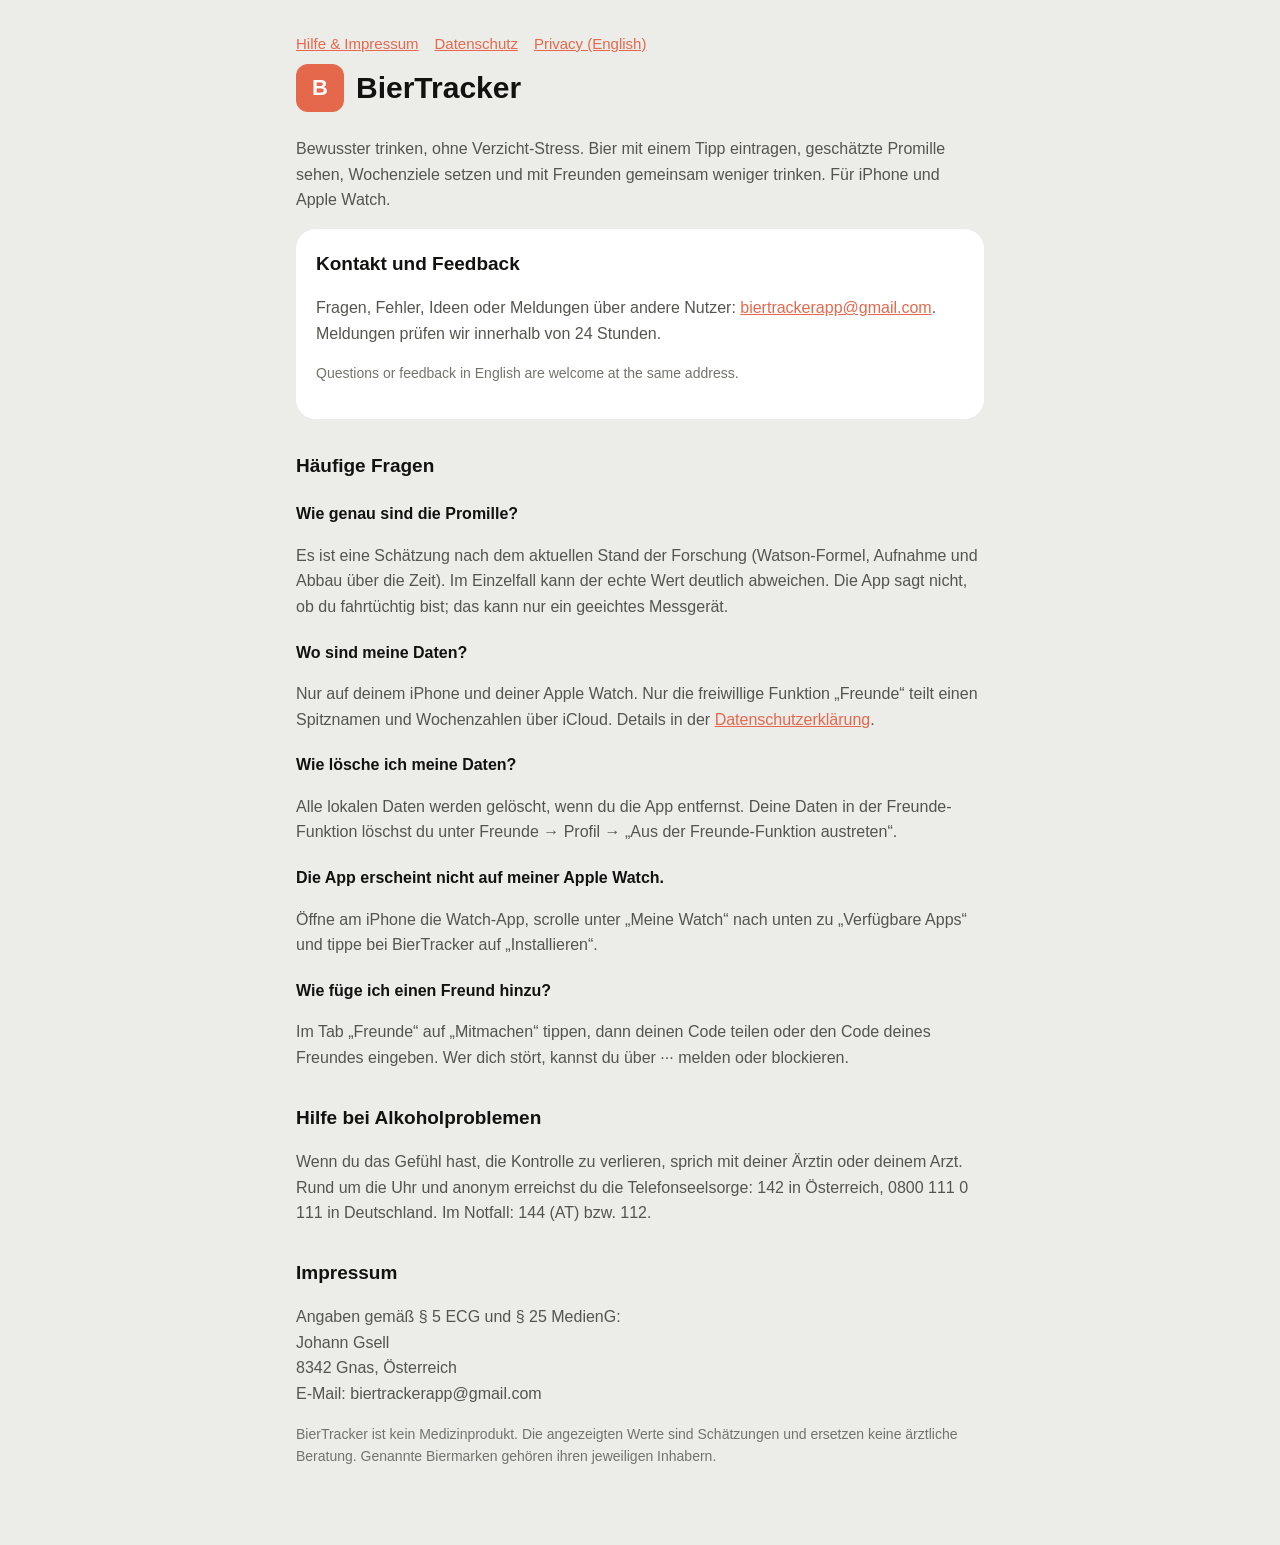
<file: index.html>
<!doctype html>
<html lang="de">
<head>
<meta charset="utf-8">
<meta name="viewport" content="width=device-width, initial-scale=1">
<title>BierTracker – Hilfe</title>
<link rel="stylesheet" href="style.css">
</head>
<body>
<main>
  <nav><a href="index.html">Hilfe &amp; Impressum</a><a href="datenschutz.html">Datenschutz</a><a href="privacy.html">Privacy (English)</a></nav>
  <header><div class="logo">B</div><h1>BierTracker</h1></header>
  <p>Bewusster trinken, ohne Verzicht-Stress. Bier mit einem Tipp eintragen, geschätzte Promille sehen, Wochenziele setzen und mit Freunden gemeinsam weniger trinken. Für iPhone und Apple Watch.</p>

  <div class="card">
    <h2 style="margin-top:0">Kontakt und Feedback</h2>
    <p>Fragen, Fehler, Ideen oder Meldungen über andere Nutzer: <a href="mailto:biertrackerapp@gmail.com">biertrackerapp@gmail.com</a>. Meldungen prüfen wir innerhalb von 24 Stunden.</p>
    <p class="muted">Questions or feedback in English are welcome at the same address.</p>
  </div>

  <h2>Häufige Fragen</h2>
  <h3>Wie genau sind die Promille?</h3>
  <p>Es ist eine Schätzung nach dem aktuellen Stand der Forschung (Watson-Formel, Aufnahme und Abbau über die Zeit). Im Einzelfall kann der echte Wert deutlich abweichen. Die App sagt nicht, ob du fahrtüchtig bist; das kann nur ein geeichtes Messgerät.</p>
  <h3>Wo sind meine Daten?</h3>
  <p>Nur auf deinem iPhone und deiner Apple Watch. Nur die freiwillige Funktion „Freunde“ teilt einen Spitznamen und Wochenzahlen über iCloud. Details in der <a href="datenschutz.html">Datenschutzerklärung</a>.</p>
  <h3>Wie lösche ich meine Daten?</h3>
  <p>Alle lokalen Daten werden gelöscht, wenn du die App entfernst. Deine Daten in der Freunde-Funktion löschst du unter Freunde → Profil → „Aus der Freunde-Funktion austreten“.</p>
  <h3>Die App erscheint nicht auf meiner Apple Watch.</h3>
  <p>Öffne am iPhone die Watch-App, scrolle unter „Meine Watch“ nach unten zu „Verfügbare Apps“ und tippe bei BierTracker auf „Installieren“.</p>
  <h3>Wie füge ich einen Freund hinzu?</h3>
  <p>Im Tab „Freunde“ auf „Mitmachen“ tippen, dann deinen Code teilen oder den Code deines Freundes eingeben. Wer dich stört, kannst du über ··· melden oder blockieren.</p>

  <h2>Hilfe bei Alkoholproblemen</h2>
  <p>Wenn du das Gefühl hast, die Kontrolle zu verlieren, sprich mit deiner Ärztin oder deinem Arzt. Rund um die Uhr und anonym erreichst du die Telefonseelsorge: 142 in Österreich, 0800 111 0 111 in Deutschland. Im Notfall: 144 (AT) bzw. 112.</p>

  <h2>Impressum</h2>
  <p>Angaben gemäß § 5 ECG und § 25 MedienG:<br>
  Johann Gsell<br>
  8342 Gnas, Österreich<br>
  E-Mail: biertrackerapp@gmail.com</p>
  <p class="muted">BierTracker ist kein Medizinprodukt. Die angezeigten Werte sind Schätzungen und ersetzen keine ärztliche Beratung. Genannte Biermarken gehören ihren jeweiligen Inhabern.</p>
</main>
</body>
</html>
</file>
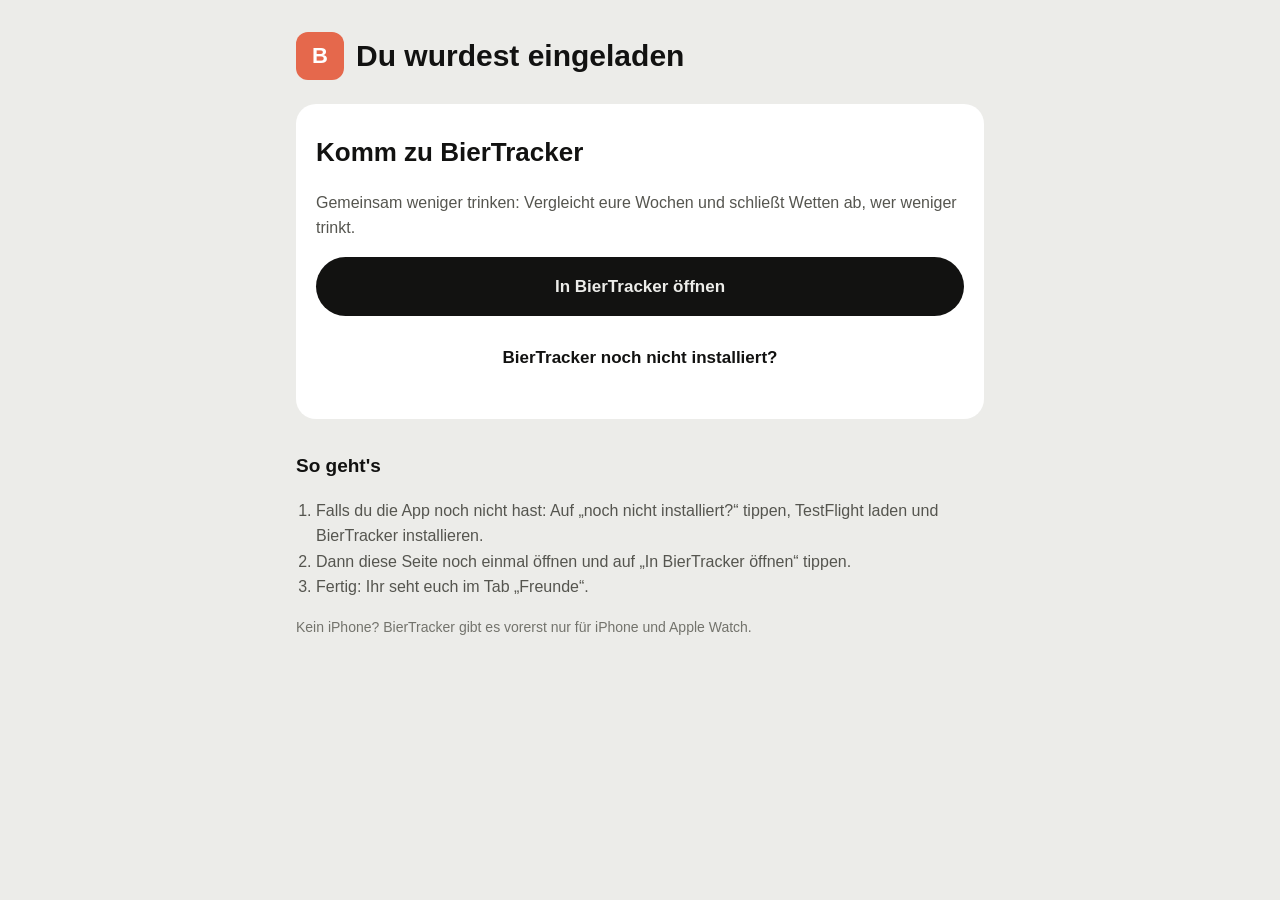
<file: f/index.html>
<!doctype html>
<html lang="de">
<head>
<meta charset="utf-8">
<meta name="viewport" content="width=device-width, initial-scale=1">
<title>BierTracker – Einladung</title>
<meta property="og:title" content="Komm zu BierTracker">
<meta property="og:description" content="Gemeinsam weniger trinken: vergleicht eure Wochen und schließt Wetten ab.">
<link rel="stylesheet" href="../style.css">
<style>
  .btn { display:block; text-align:center; text-decoration:none; font-weight:600; font-size:17px; padding:16px; border-radius:999px; margin:12px 0; }
  .primary { background: var(--ink); color: var(--ground); }
  .secondary { background: var(--surface); color: var(--ink); }
  .big { font-size: 26px; color: var(--ink); font-weight: 600; margin: 8px 0 4px; }
  ol { padding-left: 20px; }
</style>
</head>
<body>
<main>
  <header><div class="logo">B</div><h1 id="title">Du wurdest eingeladen</h1></header>
  <div class="card">
    <p class="big" id="who">Komm zu BierTracker</p>
    <p id="what">Gemeinsam weniger trinken: Vergleicht eure Wochen und schließt Wetten ab, wer weniger trinkt.</p>
    <a class="btn primary" id="open" href="#">In BierTracker öffnen</a>
    <a class="btn secondary" id="install" href="#">BierTracker noch nicht installiert?</a>
  </div>
  <h2>So geht's</h2>
  <ol>
    <li>Falls du die App noch nicht hast: Auf „noch nicht installiert?“ tippen, TestFlight laden und BierTracker installieren.</li>
    <li>Dann diese Seite noch einmal öffnen und auf „In BierTracker öffnen“ tippen.</li>
    <li>Fertig: Ihr seht euch im Tab „Freunde“.</li>
  </ol>
  <p class="muted">Kein iPhone? BierTracker gibt es vorerst nur für iPhone und Apple Watch.</p>
</main>
<script>
  // Hier den öffentlichen TestFlight-Link eintragen, sobald er da ist (später: App-Store-Link)
  const INSTALL_URL = "https://testflight.apple.com/";
  const p = new URLSearchParams(location.search);
  const code = (p.get("c") || "").replace(/[^A-Z0-9]/gi, "").slice(0, 6);
  const bet = (p.get("b") || "").replace(/[^A-Z0-9]/gi, "").slice(0, 6);
  const name = (p.get("n") || "").slice(0, 30);
  const esc = s => s.replace(/[&<>"']/g, c => ({"&":"&amp;","<":"&lt;",">":"&gt;",'"':"&quot;","'":"&#39;"}[c]));
  if (bet) {
    document.getElementById("who").innerHTML = name ? esc(name) + " fordert dich zu einer Wette heraus" : "Du wurdest zu einer Wette eingeladen";
  } else if (name) {
    document.getElementById("who").innerHTML = esc(name) + " lädt dich zu BierTracker ein";
  }
  const q = new URLSearchParams();
  if (code) q.set("c", code);
  if (bet) q.set("b", bet);
  if (name) q.set("n", name);
  document.getElementById("open").href = "biertracker://invite?" + q.toString();
  document.getElementById("install").href = INSTALL_URL;
</script>
</body>
</html>
</file>
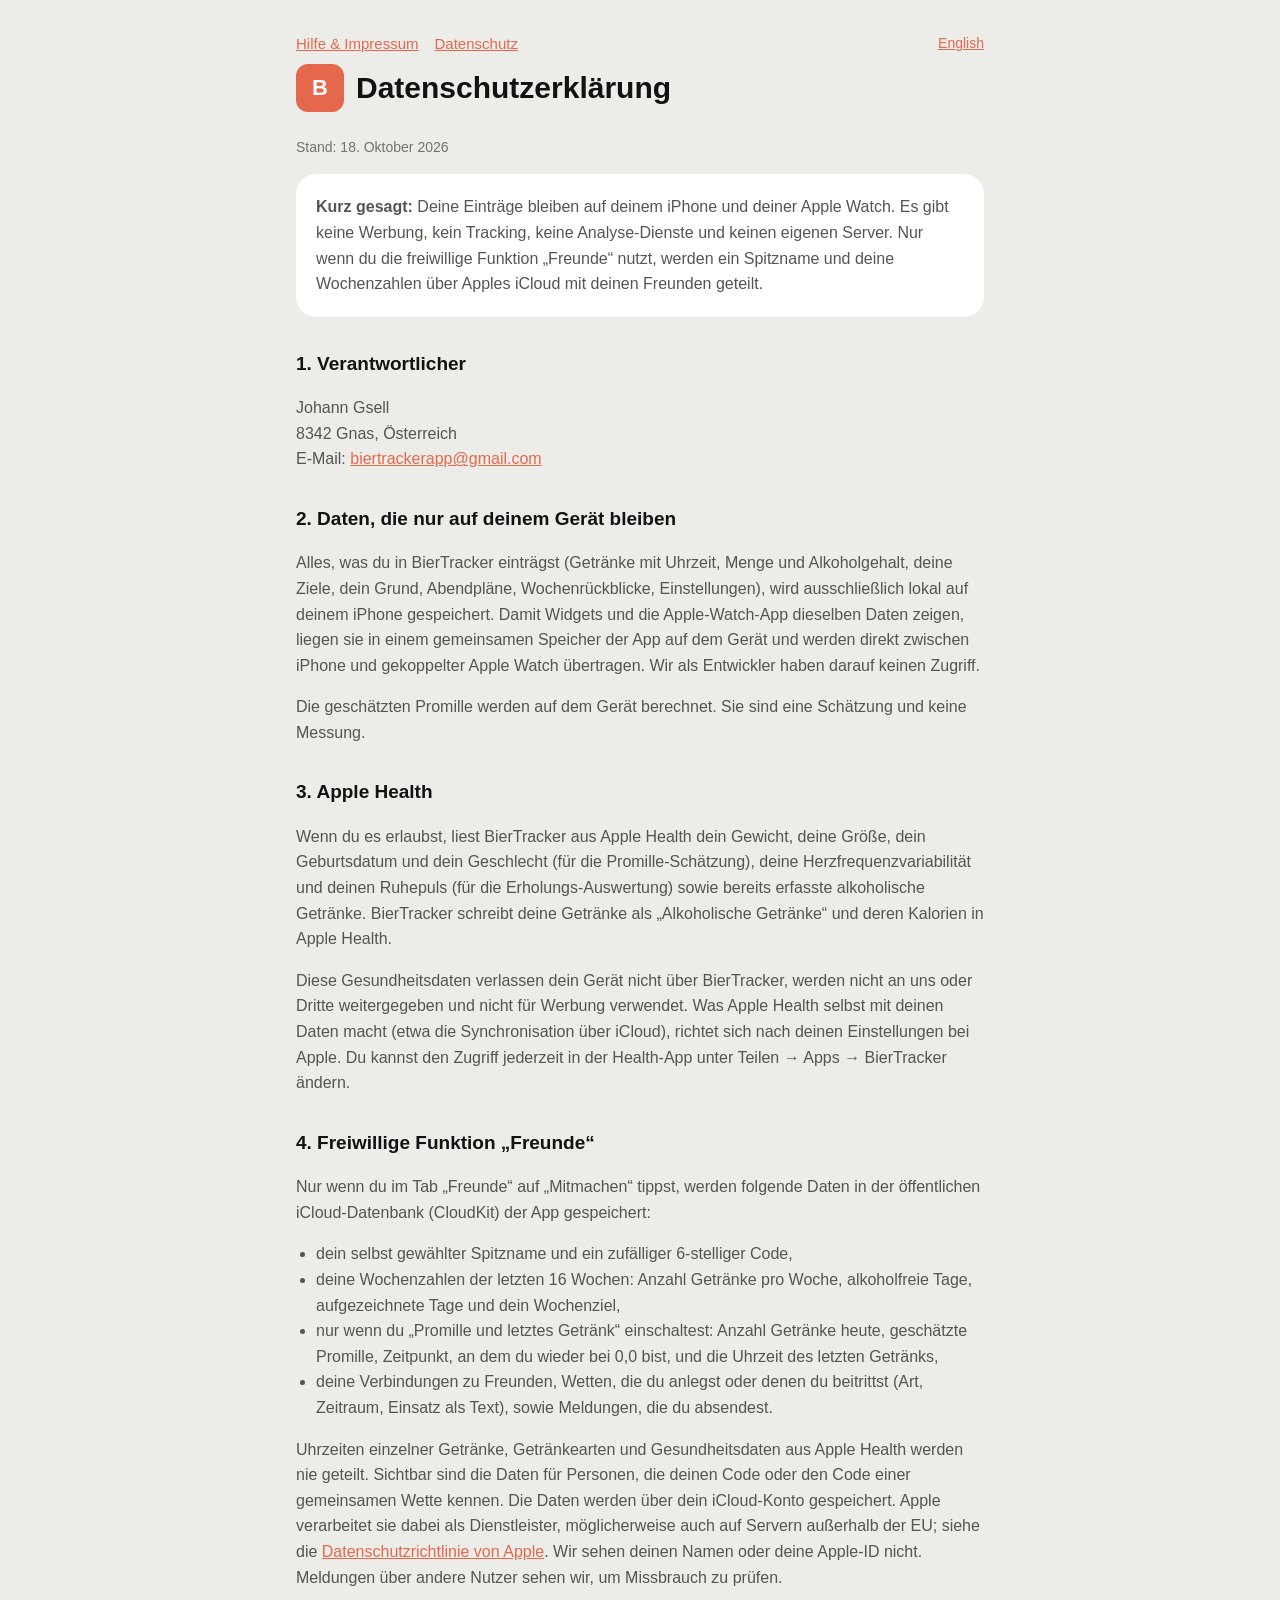
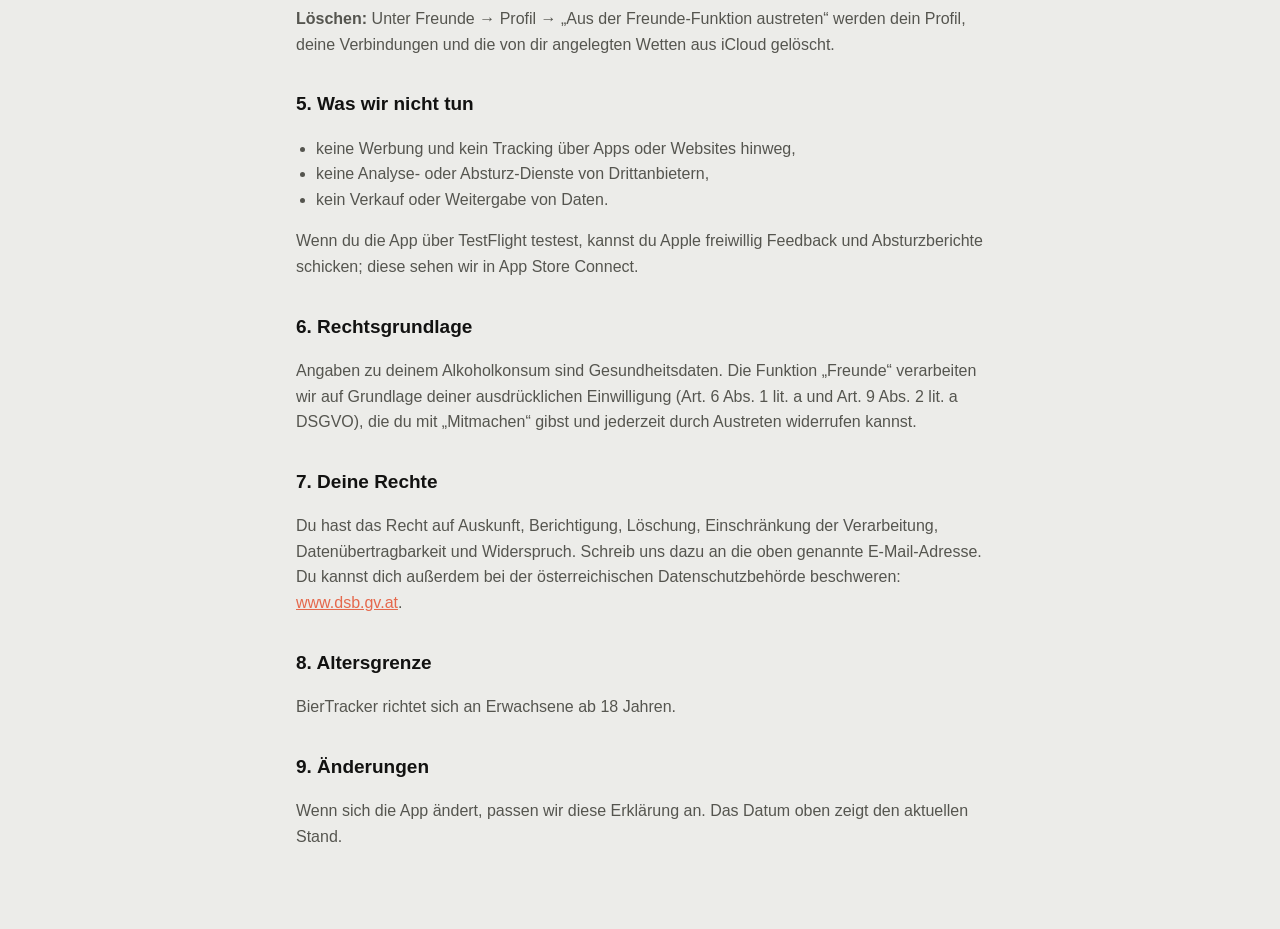
<file: datenschutz.html>
<!doctype html>
<html lang="de">
<head>
<meta charset="utf-8">
<meta name="viewport" content="width=device-width, initial-scale=1">
<title>BierTracker – Datenschutzerklärung</title>
<link rel="stylesheet" href="style.css">
</head>
<body>
<main>
  <a class="lang" href="privacy.html">English</a>
  <nav><a href="index.html">Hilfe &amp; Impressum</a><a href="datenschutz.html">Datenschutz</a></nav>
  <header><div class="logo">B</div><h1>Datenschutzerklärung</h1></header>
  <p class="muted">Stand: 18. Oktober 2026</p>

  <div class="card">
    <strong>Kurz gesagt:</strong> Deine Einträge bleiben auf deinem iPhone und deiner Apple Watch. Es gibt keine Werbung, kein Tracking, keine Analyse-Dienste und keinen eigenen Server. Nur wenn du die freiwillige Funktion „Freunde“ nutzt, werden ein Spitzname und deine Wochenzahlen über Apples iCloud mit deinen Freunden geteilt.
  </div>

  <h2>1. Verantwortlicher</h2>
  <p>Johann Gsell<br>8342 Gnas, Österreich<br>
  E-Mail: <a href="mailto:biertrackerapp@gmail.com">biertrackerapp@gmail.com</a></p>

  <h2>2. Daten, die nur auf deinem Gerät bleiben</h2>
  <p>Alles, was du in BierTracker einträgst (Getränke mit Uhrzeit, Menge und Alkoholgehalt, deine Ziele, dein Grund, Abendpläne, Wochenrückblicke, Einstellungen), wird ausschließlich lokal auf deinem iPhone gespeichert. Damit Widgets und die Apple-Watch-App dieselben Daten zeigen, liegen sie in einem gemeinsamen Speicher der App auf dem Gerät und werden direkt zwischen iPhone und gekoppelter Apple Watch übertragen. Wir als Entwickler haben darauf keinen Zugriff.</p>
  <p>Die geschätzten Promille werden auf dem Gerät berechnet. Sie sind eine Schätzung und keine Messung.</p>

  <h2>3. Apple Health</h2>
  <p>Wenn du es erlaubst, liest BierTracker aus Apple Health dein Gewicht, deine Größe, dein Geburtsdatum und dein Geschlecht (für die Promille-Schätzung), deine Herzfrequenzvariabilität und deinen Ruhepuls (für die Erholungs-Auswertung) sowie bereits erfasste alkoholische Getränke. BierTracker schreibt deine Getränke als „Alkoholische Getränke“ und deren Kalorien in Apple Health.</p>
  <p>Diese Gesundheitsdaten verlassen dein Gerät nicht über BierTracker, werden nicht an uns oder Dritte weitergegeben und nicht für Werbung verwendet. Was Apple Health selbst mit deinen Daten macht (etwa die Synchronisation über iCloud), richtet sich nach deinen Einstellungen bei Apple. Du kannst den Zugriff jederzeit in der Health-App unter Teilen → Apps → BierTracker ändern.</p>

  <h2>4. Freiwillige Funktion „Freunde“</h2>
  <p>Nur wenn du im Tab „Freunde“ auf „Mitmachen“ tippst, werden folgende Daten in der öffentlichen iCloud-Datenbank (CloudKit) der App gespeichert:</p>
  <ul>
    <li>dein selbst gewählter Spitzname und ein zufälliger 6-stelliger Code,</li>
    <li>deine Wochenzahlen der letzten 16 Wochen: Anzahl Getränke pro Woche, alkoholfreie Tage, aufgezeichnete Tage und dein Wochenziel,</li>
    <li>nur wenn du „Promille und letztes Getränk“ einschaltest: Anzahl Getränke heute, geschätzte Promille, Zeitpunkt, an dem du wieder bei 0,0 bist, und die Uhrzeit des letzten Getränks,</li>
    <li>deine Verbindungen zu Freunden, Wetten, die du anlegst oder denen du beitrittst (Art, Zeitraum, Einsatz als Text), sowie Meldungen, die du absendest.</li>
  </ul>
  <p>Uhrzeiten einzelner Getränke, Getränkearten und Gesundheitsdaten aus Apple Health werden nie geteilt. Sichtbar sind die Daten für Personen, die deinen Code oder den Code einer gemeinsamen Wette kennen. Die Daten werden über dein iCloud-Konto gespeichert. Apple verarbeitet sie dabei als Dienstleister, möglicherweise auch auf Servern außerhalb der EU; siehe die <a href="https://www.apple.com/legal/privacy/">Datenschutzrichtlinie von Apple</a>. Wir sehen deinen Namen oder deine Apple-ID nicht. Meldungen über andere Nutzer sehen wir, um Missbrauch zu prüfen.</p>
  <p><strong>Löschen:</strong> Unter Freunde → Profil → „Aus der Freunde-Funktion austreten“ werden dein Profil, deine Verbindungen und die von dir angelegten Wetten aus iCloud gelöscht.</p>

  <h2>5. Was wir nicht tun</h2>
  <ul>
    <li>keine Werbung und kein Tracking über Apps oder Websites hinweg,</li>
    <li>keine Analyse- oder Absturz-Dienste von Drittanbietern,</li>
    <li>kein Verkauf oder Weitergabe von Daten.</li>
  </ul>
  <p>Wenn du die App über TestFlight testest, kannst du Apple freiwillig Feedback und Absturzberichte schicken; diese sehen wir in App Store Connect.</p>

  <h2>6. Rechtsgrundlage</h2>
  <p>Angaben zu deinem Alkoholkonsum sind Gesundheitsdaten. Die Funktion „Freunde“ verarbeiten wir auf Grundlage deiner ausdrücklichen Einwilligung (Art. 6 Abs. 1 lit. a und Art. 9 Abs. 2 lit. a DSGVO), die du mit „Mitmachen“ gibst und jederzeit durch Austreten widerrufen kannst.</p>

  <h2>7. Deine Rechte</h2>
  <p>Du hast das Recht auf Auskunft, Berichtigung, Löschung, Einschränkung der Verarbeitung, Datenübertragbarkeit und Widerspruch. Schreib uns dazu an die oben genannte E-Mail-Adresse. Du kannst dich außerdem bei der österreichischen Datenschutzbehörde beschweren: <a href="https://www.dsb.gv.at">www.dsb.gv.at</a>.</p>

  <h2>8. Altersgrenze</h2>
  <p>BierTracker richtet sich an Erwachsene ab 18 Jahren.</p>

  <h2>9. Änderungen</h2>
  <p>Wenn sich die App ändert, passen wir diese Erklärung an. Das Datum oben zeigt den aktuellen Stand.</p>
</main>
</body>
</html>
</file>
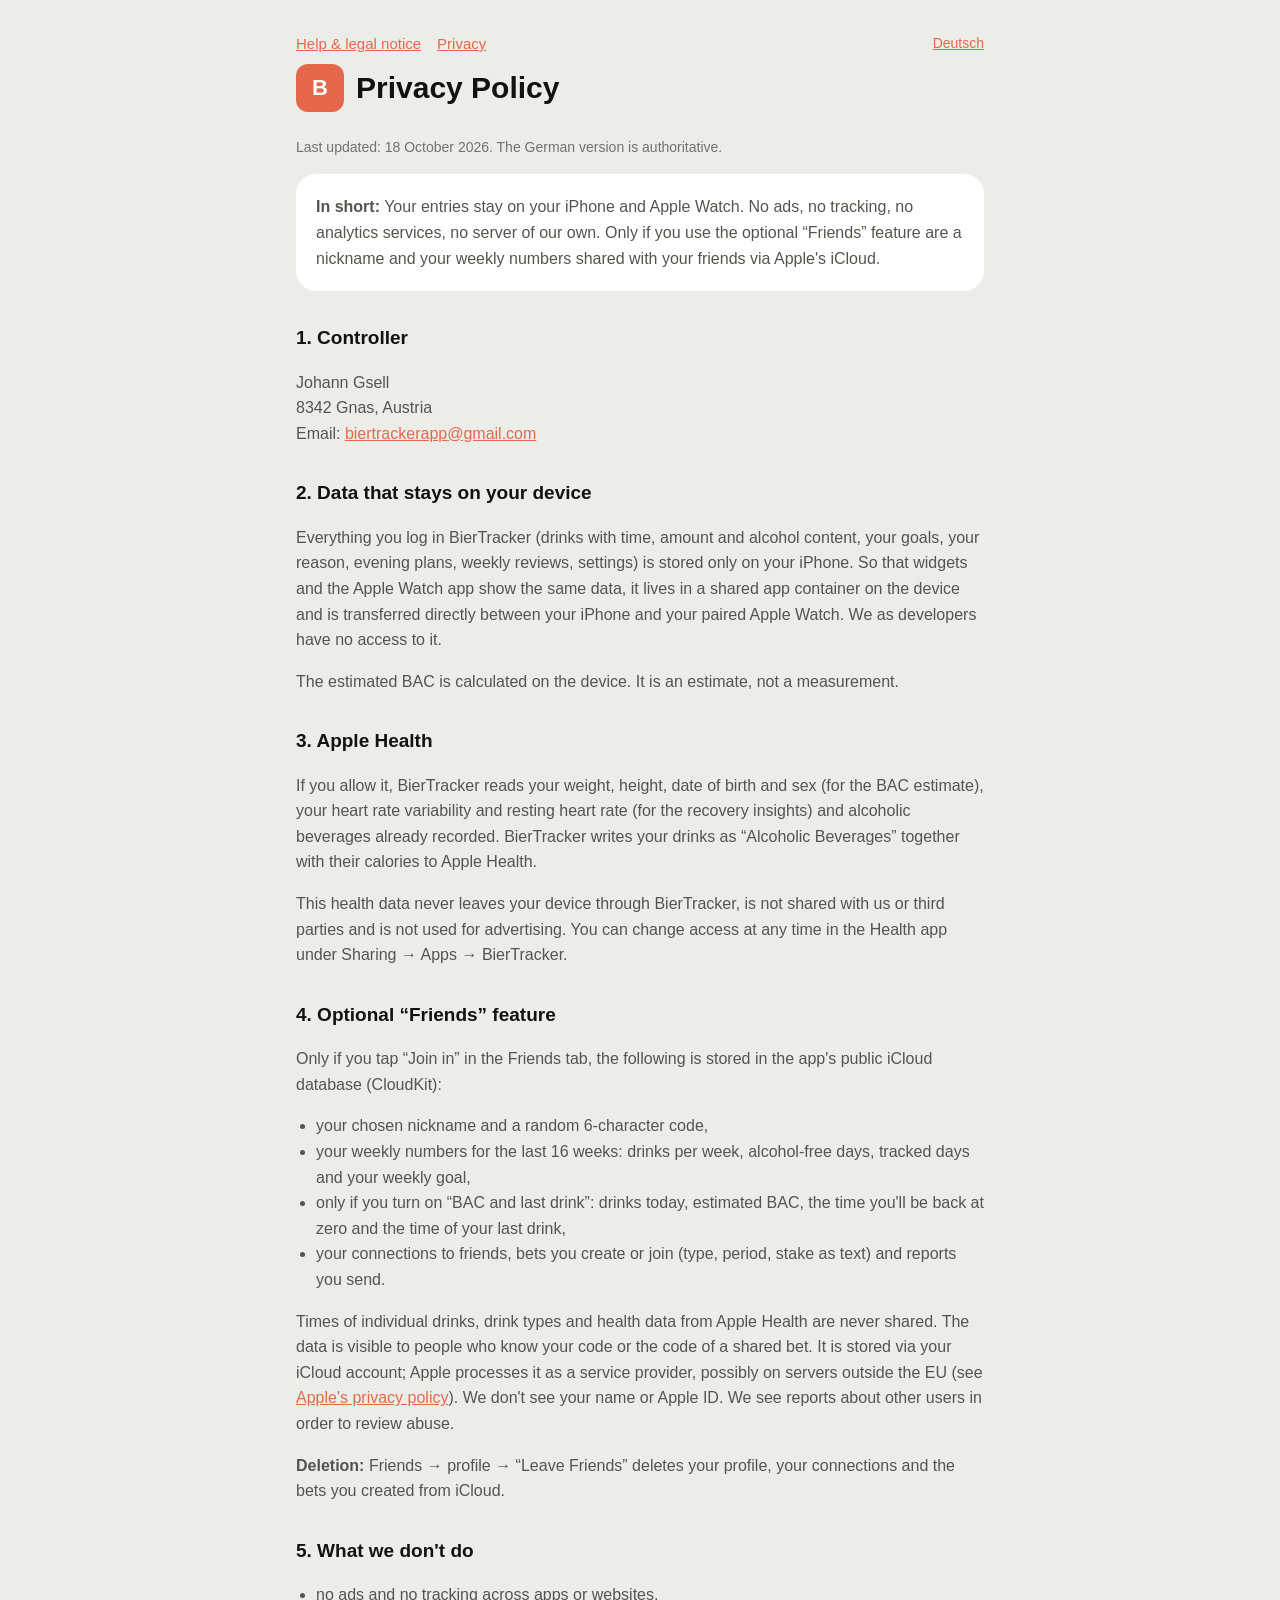
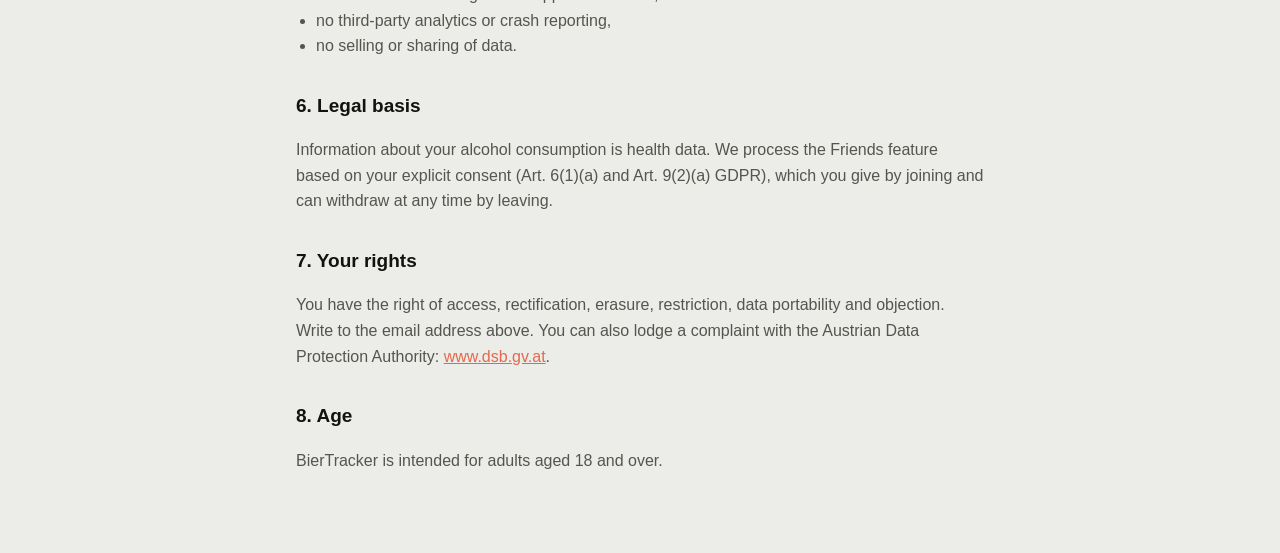
<file: privacy.html>
<!doctype html>
<html lang="en">
<head>
<meta charset="utf-8">
<meta name="viewport" content="width=device-width, initial-scale=1">
<title>BierTracker – Privacy Policy</title>
<link rel="stylesheet" href="style.css">
</head>
<body>
<main>
  <a class="lang" href="datenschutz.html">Deutsch</a>
  <nav><a href="index.html">Help &amp; legal notice</a><a href="privacy.html">Privacy</a></nav>
  <header><div class="logo">B</div><h1>Privacy Policy</h1></header>
  <p class="muted">Last updated: 18 October 2026. The German version is authoritative.</p>

  <div class="card">
    <strong>In short:</strong> Your entries stay on your iPhone and Apple Watch. No ads, no tracking, no analytics services, no server of our own. Only if you use the optional “Friends” feature are a nickname and your weekly numbers shared with your friends via Apple's iCloud.
  </div>

  <h2>1. Controller</h2>
  <p>Johann Gsell<br>8342 Gnas, Austria<br>
  Email: <a href="mailto:biertrackerapp@gmail.com">biertrackerapp@gmail.com</a></p>

  <h2>2. Data that stays on your device</h2>
  <p>Everything you log in BierTracker (drinks with time, amount and alcohol content, your goals, your reason, evening plans, weekly reviews, settings) is stored only on your iPhone. So that widgets and the Apple Watch app show the same data, it lives in a shared app container on the device and is transferred directly between your iPhone and your paired Apple Watch. We as developers have no access to it.</p>
  <p>The estimated BAC is calculated on the device. It is an estimate, not a measurement.</p>

  <h2>3. Apple Health</h2>
  <p>If you allow it, BierTracker reads your weight, height, date of birth and sex (for the BAC estimate), your heart rate variability and resting heart rate (for the recovery insights) and alcoholic beverages already recorded. BierTracker writes your drinks as “Alcoholic Beverages” together with their calories to Apple Health.</p>
  <p>This health data never leaves your device through BierTracker, is not shared with us or third parties and is not used for advertising. You can change access at any time in the Health app under Sharing → Apps → BierTracker.</p>

  <h2>4. Optional “Friends” feature</h2>
  <p>Only if you tap “Join in” in the Friends tab, the following is stored in the app's public iCloud database (CloudKit):</p>
  <ul>
    <li>your chosen nickname and a random 6-character code,</li>
    <li>your weekly numbers for the last 16 weeks: drinks per week, alcohol-free days, tracked days and your weekly goal,</li>
    <li>only if you turn on “BAC and last drink”: drinks today, estimated BAC, the time you'll be back at zero and the time of your last drink,</li>
    <li>your connections to friends, bets you create or join (type, period, stake as text) and reports you send.</li>
  </ul>
  <p>Times of individual drinks, drink types and health data from Apple Health are never shared. The data is visible to people who know your code or the code of a shared bet. It is stored via your iCloud account; Apple processes it as a service provider, possibly on servers outside the EU (see <a href="https://www.apple.com/legal/privacy/">Apple's privacy policy</a>). We don't see your name or Apple ID. We see reports about other users in order to review abuse.</p>
  <p><strong>Deletion:</strong> Friends → profile → “Leave Friends” deletes your profile, your connections and the bets you created from iCloud.</p>

  <h2>5. What we don't do</h2>
  <ul><li>no ads and no tracking across apps or websites,</li><li>no third-party analytics or crash reporting,</li><li>no selling or sharing of data.</li></ul>

  <h2>6. Legal basis</h2>
  <p>Information about your alcohol consumption is health data. We process the Friends feature based on your explicit consent (Art. 6(1)(a) and Art. 9(2)(a) GDPR), which you give by joining and can withdraw at any time by leaving.</p>

  <h2>7. Your rights</h2>
  <p>You have the right of access, rectification, erasure, restriction, data portability and objection. Write to the email address above. You can also lodge a complaint with the Austrian Data Protection Authority: <a href="https://www.dsb.gv.at">www.dsb.gv.at</a>.</p>

  <h2>8. Age</h2>
  <p>BierTracker is intended for adults aged 18 and over.</p>
</main>
</body>
</html>
</file>
<file: style.css>
:root {
  --ground: #ECECE9; --surface: #FFFFFF; --ink: #121211; --ink2: #55554F; --ink3: #73736C;
  --coral: #E5684C; --line: #E0E0DB;
}
@media (prefers-color-scheme: dark) {
  :root { --ground: #0E0E0D; --surface: #1C1C1A; --ink: #F3F2EE; --ink2: #B5B4AE; --ink3: #8F8E88; --coral: #EE7458; --line: #2E2E2B; }
}
* { box-sizing: border-box; }
body {
  margin: 0; background: var(--ground); color: var(--ink2);
  font: 16px/1.6 -apple-system, BlinkMacSystemFont, "SF Pro Text", "Segoe UI", Roboto, sans-serif;
}
main { max-width: 720px; margin: 0 auto; padding: 32px 16px 64px; }
header { display: flex; align-items: center; gap: 12px; margin-bottom: 24px; }
.logo { width: 48px; height: 48px; border-radius: 12px; background: var(--coral); display: grid; place-items: center; color: #fff; font-weight: 600; font-size: 22px; }
h1 { color: var(--ink); font-size: 30px; font-weight: 600; margin: 0; line-height: 1.2; }
h2 { color: var(--ink); font-size: 19px; font-weight: 600; margin: 32px 0 8px; }
h3 { color: var(--ink); font-size: 16px; font-weight: 600; margin: 20px 0 4px; }
.card { background: var(--surface); border-radius: 20px; padding: 20px; margin: 16px 0; }
a { color: var(--coral); }
nav { display: flex; gap: 16px; flex-wrap: wrap; font-size: 15px; margin-bottom: 8px; }
.muted { color: var(--ink3); font-size: 14px; }
.lang { float: right; font-size: 14px; }
ul { padding-left: 20px; }
.todo { background: #FFE9A8; color: #121211; padding: 0 4px; border-radius: 4px; }
</file>
